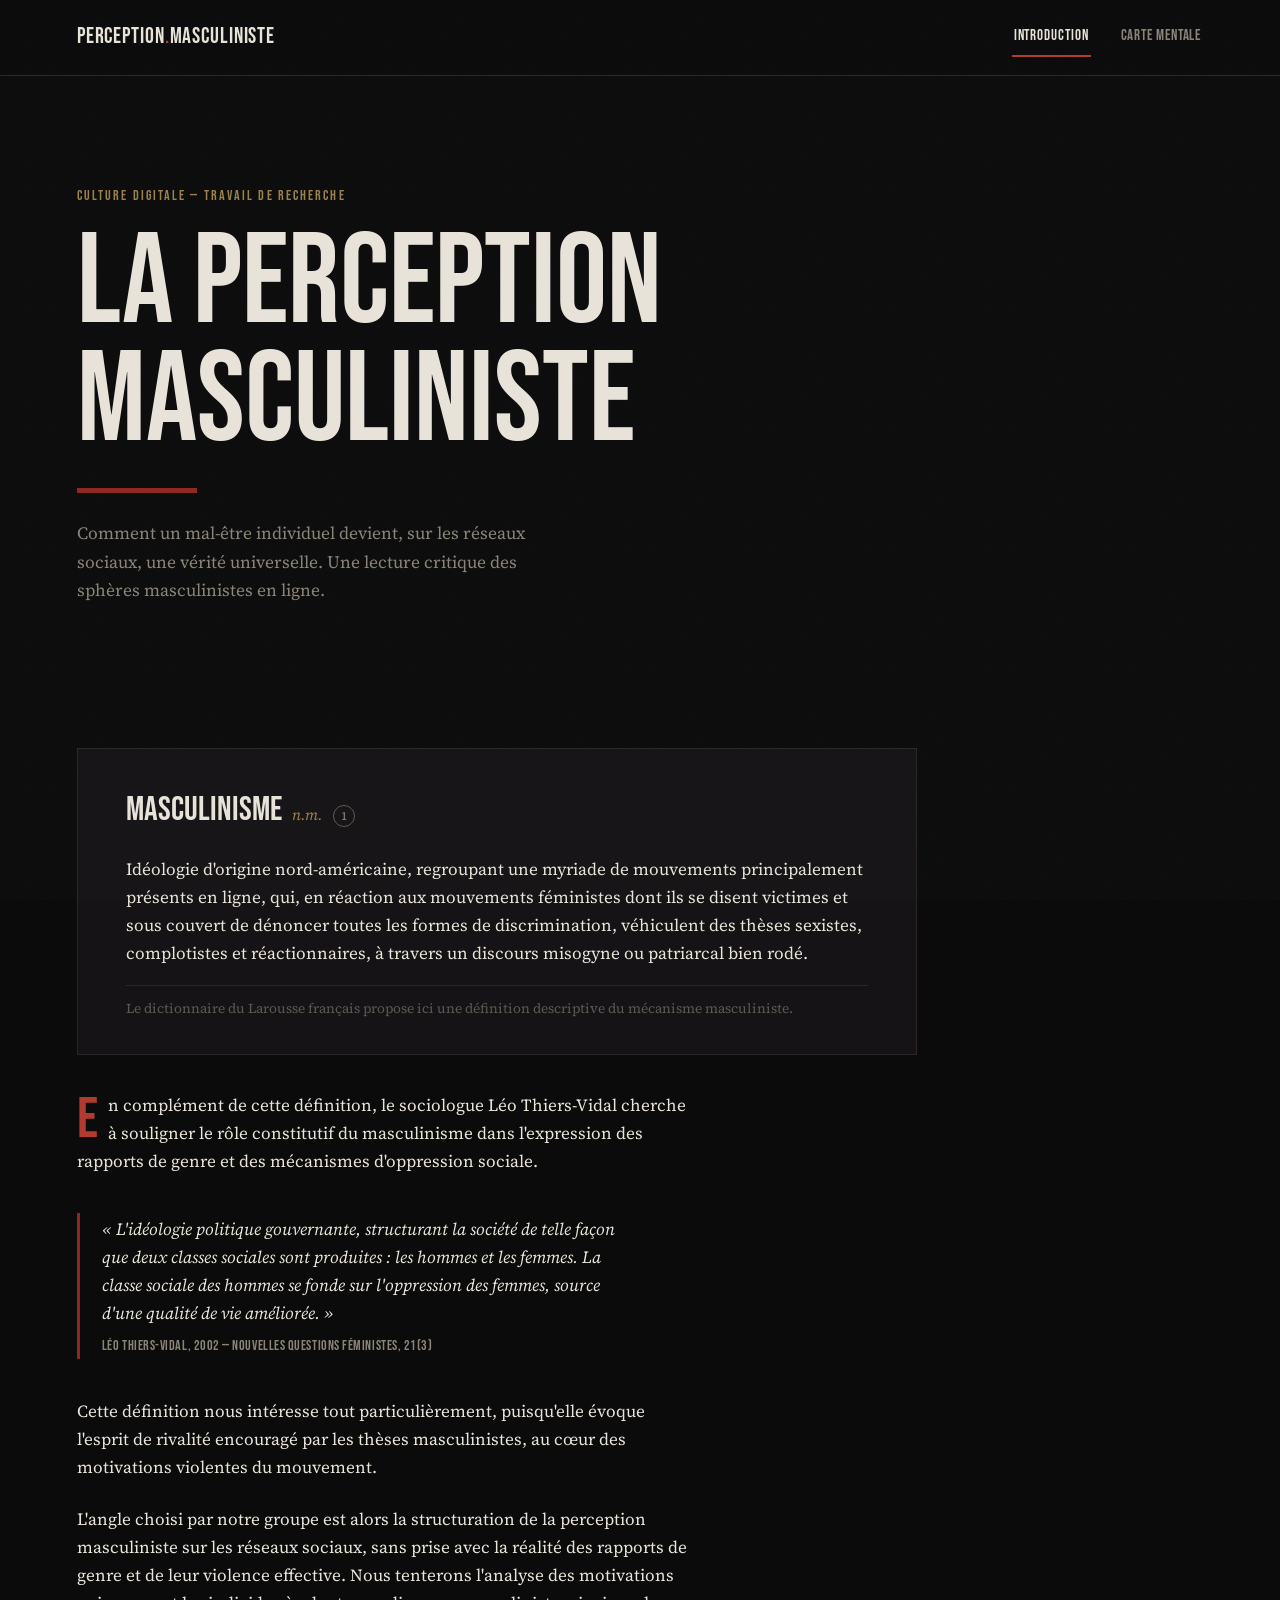
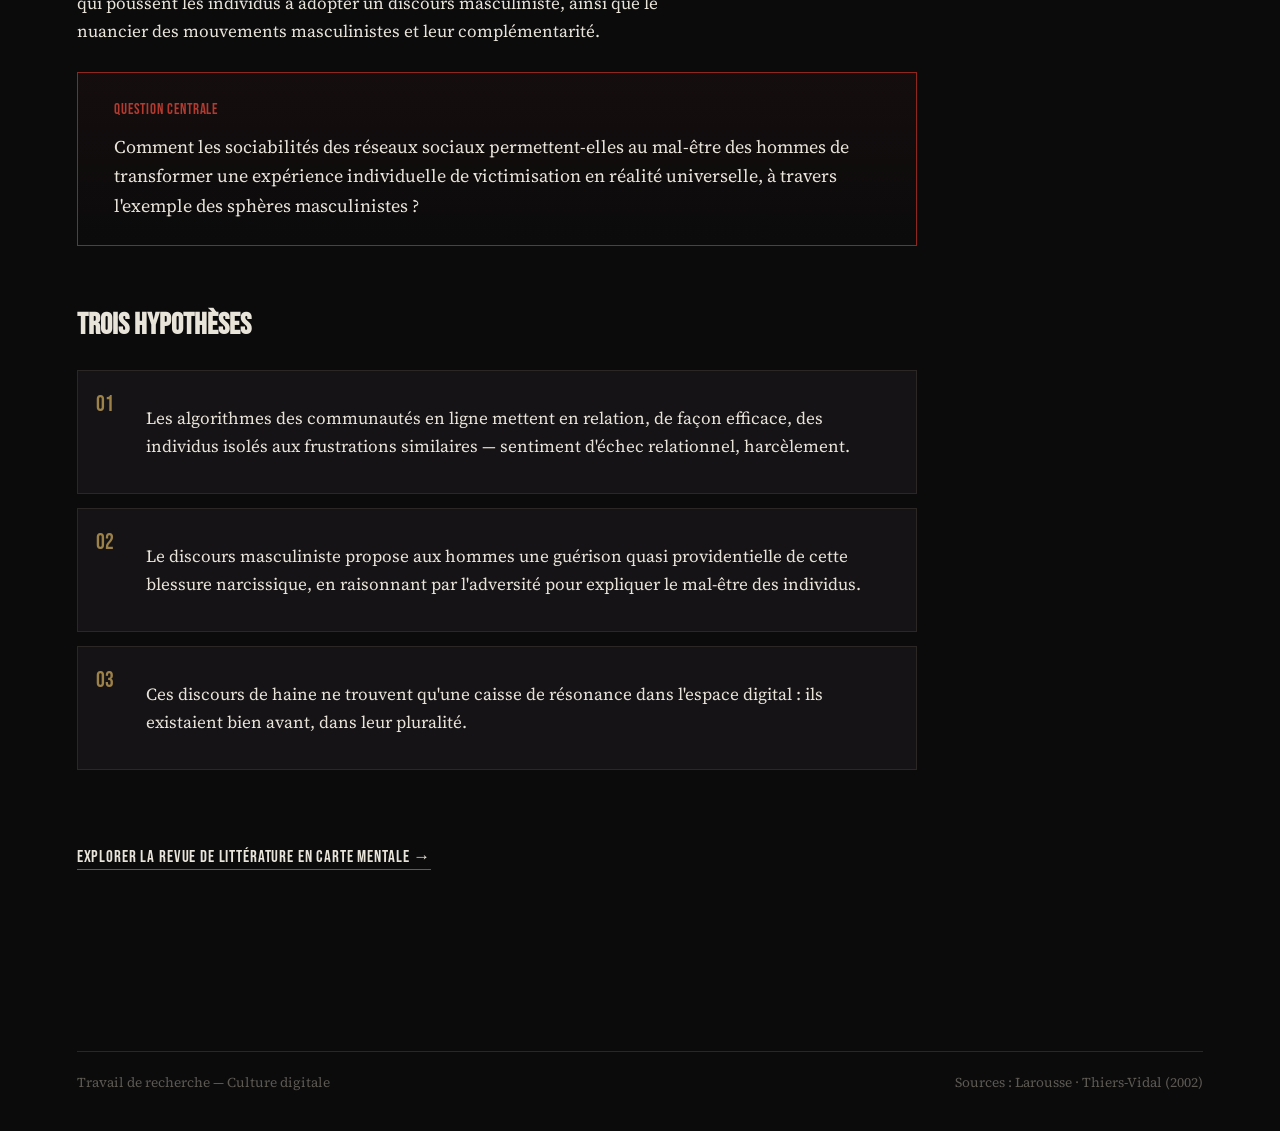
<file: index.html>
<!DOCTYPE html>
<html lang="fr">
<head>
<meta charset="UTF-8">
<meta name="viewport" content="width=device-width, initial-scale=1.0">
<title>La perception masculiniste</title>
<link rel="stylesheet" href="style.css">
</head>
<body>

<header class="site-header">
  <a href="index.html" class="brand">PERCEPTION<span>.</span>MASCULINISTE</a>
  <nav>
    <a href="index.html" class="active">Introduction</a>
    <a href="mindmap.html">Carte mentale</a>
  </nav>
</header>

<section class="hero" id="hero">
  <p class="hero-kicker">Culture digitale — travail de recherche</p>
  <h1>
    LA PERCEPTION<br>MASCULINISTE
    <span class="glitch-layer" aria-hidden="true">LA PERCEPTION<br>MASCULINISTE</span>
  </h1>
  <div class="hero-rule"></div>
  <p class="hero-sub">Comment un mal-être individuel devient, sur les réseaux sociaux, une vérité universelle. Une lecture critique des sphères masculinistes en ligne.</p>
</section>

<main>

  <div class="def-card">
    <span class="term">Masculinisme</span><span class="pos">n.m.</span><span class="num">1</span>
    <p>Idéologie d'origine nord-américaine, regroupant une myriade de mouvements principalement présents en ligne, qui, en réaction aux mouvements féministes dont ils se disent victimes et sous couvert de dénoncer toutes les formes de discrimination, véhiculent des thèses sexistes, complotistes et réactionnaires, à travers un discours misogyne ou patriarcal bien rodé.</p>
    <p class="src">Le dictionnaire du Larousse français propose ici une définition descriptive du mécanisme masculiniste.</p>
  </div>

  <div class="reading">
    <p>En complément de cette définition, le sociologue Léo Thiers-Vidal cherche à souligner le rôle constitutif du masculinisme dans l'expression des rapports de genre et des mécanismes d'oppression sociale.</p>

    <div class="pull">
      « L'idéologie politique gouvernante, structurant la société de telle façon que deux classes sociales sont produites : les hommes et les femmes. La classe sociale des hommes se fonde sur l'oppression des femmes, source d'une qualité de vie améliorée. »
      <cite>Léo Thiers-Vidal, 2002 — Nouvelles Questions Féministes, 21(3)</cite>
    </div>

    <p>Cette définition nous intéresse tout particulièrement, puisqu'elle évoque l'esprit de rivalité encouragé par les thèses masculinistes, au cœur des motivations violentes du mouvement.</p>

    <p>L'angle choisi par notre groupe est alors la structuration de la perception masculiniste sur les réseaux sociaux, sans prise avec la réalité des rapports de genre et de leur violence effective. Nous tenterons l'analyse des motivations qui poussent les individus à adopter un discours masculiniste, ainsi que le nuancier des mouvements masculinistes et leur complémentarité.</p>
  </div>

  <div class="question-block">
    <p class="q-tag">Question centrale</p>
    <p>Comment les sociabilités des réseaux sociaux permettent-elles au mal-être des hommes de transformer une expérience individuelle de victimisation en réalité universelle, à travers l'exemple des sphères masculinistes ?</p>
  </div>

  <div class="hypotheses">
    <h2>Trois hypothèses</h2>
    <ul class="hyp-list">
      <li>
        <span class="mark">01</span>
        <p>Les algorithmes des communautés en ligne mettent en relation, de façon efficace, des individus isolés aux frustrations similaires — sentiment d'échec relationnel, harcèlement.</p>
      </li>
      <li>
        <span class="mark">02</span>
        <p>Le discours masculiniste propose aux hommes une guérison quasi providentielle de cette blessure narcissique, en raisonnant par l'adversité pour expliquer le mal-être des individus.</p>
      </li>
      <li>
        <span class="mark">03</span>
        <p>Ces discours de haine ne trouvent qu'une caisse de résonance dans l'espace digital : ils existaient bien avant, dans leur pluralité.</p>
      </li>
    </ul>
  </div>

  <div class="reading" style="margin-top:6vh;">
    <a class="cta-link" href="mindmap.html">Explorer la revue de littérature en carte mentale →</a>
  </div>

</main>

<footer class="site-footer">
  <span>Travail de recherche — Culture digitale</span>
  <span>Sources : Larousse · Thiers-Vidal (2002)</span>
</footer>

<script src="script.js"></script>
</body>
</html>
</file>
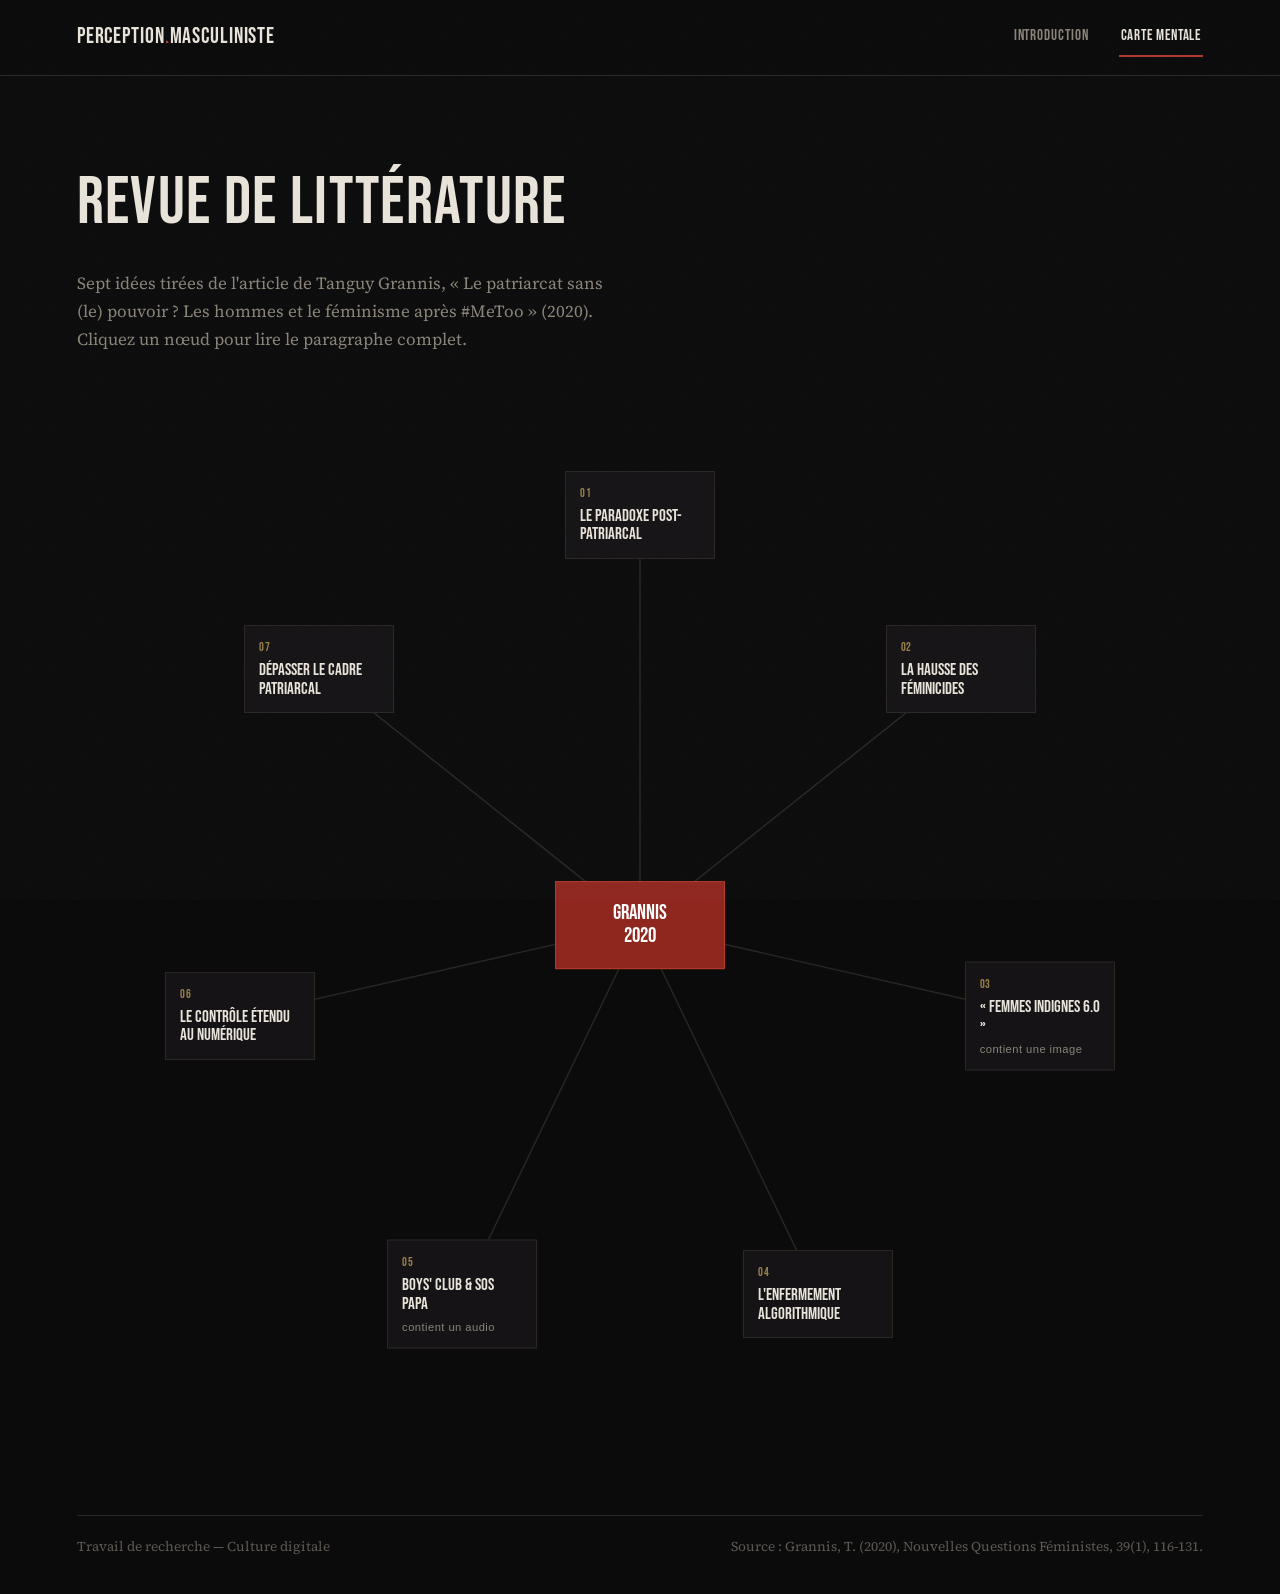
<file: mindmap.html>
<!DOCTYPE html>
<html lang="fr">
<head>
<meta charset="UTF-8">
<meta name="viewport" content="width=device-width, initial-scale=1.0">
<title>Carte mentale — La perception masculiniste</title>
<link rel="stylesheet" href="style.css">
</head>
<body>

<header class="site-header">
  <a href="index.html" class="brand">PERCEPTION<span>.</span>MASCULINISTE</a>
  <nav>
    <a href="index.html">Introduction</a>
    <a href="mindmap.html" class="active">Carte mentale</a>
  </nav>
</header>

<section class="map-header">
  <h1 class="display">Revue de littérature</h1>
  <p>Sept idées tirées de l'article de Tanguy Grannis, « Le patriarcat sans (le) pouvoir ? Les hommes et le féminisme après #MeToo » (2020). Cliquez un nœud pour lire le paragraphe complet.</p>
</section>

<div class="map-wrap" id="mapWrap">
  <svg id="mapSvg"></svg>

  <button class="node center" data-node="center" style="left:50%; top:50%;">
    <p class="n-title">GRANNIS<br>2020</p>
  </button>

  <button class="node" data-node="n1" data-target="panel-1">
    <p class="n-index">01</p>
    <p class="n-title">Le paradoxe post-patriarcal</p>
  </button>

  <button class="node" data-node="n2" data-target="panel-2">
    <p class="n-index">02</p>
    <p class="n-title">La hausse des féminicides</p>
  </button>

  <button class="node" data-node="n3" data-target="panel-3">
    <p class="n-index">03</p>
    <p class="n-title">« Femmes indignes 6.0 »</p>
    <span class="n-icon">contient une image</span>
  </button>

  <button class="node" data-node="n4" data-target="panel-4">
    <p class="n-index">04</p>
    <p class="n-title">L'enfermement algorithmique</p>
  </button>

  <button class="node" data-node="n5" data-target="panel-5">
    <p class="n-index">05</p>
    <p class="n-title">Boys' club &amp; SOS papa</p>
    <span class="n-icon">contient un audio</span>
  </button>

  <button class="node" data-node="n6" data-target="panel-6">
    <p class="n-index">06</p>
    <p class="n-title">Le contrôle étendu au numérique</p>
  </button>

  <button class="node" data-node="n7" data-target="panel-7">
    <p class="n-index">07</p>
    <p class="n-title">Dépasser le cadre patriarcal</p>
  </button>
</div>

<footer class="site-footer">
  <span>Travail de recherche — Culture digitale</span>
  <span>Source : Grannis, T. (2020), Nouvelles Questions Féministes, 39(1), 116-131.</span>
</footer>

<!-- ===================== PANELS ===================== -->

<div class="panel-backdrop" id="backdrop"></div>

<aside class="panel" id="panel-1">
  <button class="panel-close" data-close>← Fermer</button>
  <p class="p-index">Idée 01</p>
  <h2>Le paradoxe post-patriarcal</h2>
  <p>Afin d'examiner les raisons de la persistance du masculinisme dans une société qualifiée de « post-patriarcale », l'article de Tanguy Grannis — agrégé de philosophie, dont les recherches portent sur la masculinité blanche patriarcale — s'intéresse à l'expression des violences masculines et masculinistes dans un monde où les moyens matériels d'oppression masculine ont été majoritairement supprimés, tel que le décrit Éric Macé.</p>
  <p>Tout l'intérêt de l'article est de souligner le paradoxe entre les efforts importants menés pour lutter contre les violences masculines et la recrudescence des féminicides.</p>
</aside>

<aside class="panel" id="panel-2">
  <button class="panel-close" data-close>← Fermer</button>
  <p class="p-index">Idée 02</p>
  <h2>La hausse des féminicides</h2>
  <p>Pour sourcer ce paradoxe, on peut reprendre les chiffres de la Fondation des femmes, qui décompte dans son enquête la plus récente une hausse de 11 % du nombre de féminicides entre 2023 et 2024. L'auteur expose ainsi le fossé apparu entre une prise de conscience collective des violences masculines et une minorité masculiniste encore convaincue d'une supériorité naturelle des hommes sur les femmes.</p>
</aside>

<aside class="panel" id="panel-3">
  <button class="panel-close" data-close>← Fermer</button>
  <p class="p-index">Idée 03</p>
  <h2>« Femmes indignes 6.0 »</h2>
  <p>Grannis démontre son argument principal en exposant qu'il est très simple d'accéder aux contenus féministes sur les réseaux sociaux, et qu'il existe à l'inverse un manque d'ouverture, chez les masculinistes, aux contenus ne validant pas leurs opinions. Il utilise l'exemple du groupe Facebook masculiniste « Femmes indignes 6.0 résurrection », qui expose ses membres à des contenus toujours plus violents.</p>
  <div class="media-block">
    <p class="m-label">Capture — Femmes indignes 6.0 résurrection</p>
    <img src="assets/image_mascu.jpg" alt="Capture d'écran du groupe Facebook Femmes indignes 6.0 résurrection" onerror="this.replaceWith(Object.assign(document.createElement('p'),{className:'media-fallback',textContent:'image_mascu.jpg introuvable — placez le fichier dans /assets/'}))">
  </div>
</aside>

<aside class="panel" id="panel-4">
  <button class="panel-close" data-close>← Fermer</button>
  <p class="p-index">Idée 04</p>
  <h2>L'enfermement algorithmique</h2>
  <p>Il est cependant important de nuancer ce constat par le fonctionnement des algorithmes des réseaux sociaux, qui poussent les utilisateurs à s'enfermer dans des boucles imbriquées plutôt que de favoriser la perméabilité du contenu qui leur est proposé.</p>
</aside>

<aside class="panel" id="panel-5">
  <button class="panel-close" data-close>← Fermer</button>
  <p class="p-index">Idée 05</p>
  <h2>Boys' club &amp; SOS papa</h2>
  <p>Un autre aspect couvert par l'article est le glissement de groupes d'hommes a priori peu enclins à la violence — les « boys' club » — vers un antiféminisme radical. Grannis reprend les mots de Sandra Lucbert pour expliciter ce mécanisme : le fonctionnement algorithmique de Facebook renforce l'entre-soi et la polarisation des positions en favorisant les biais consensuels.</p>
  <p>Favorisés par des rapports de genre antinomiques, ces groupes de pairs se forment en grand nombre sur les réseaux sociaux et peuvent mener des communautés — comme celle des pères divorcés — vers des dérives masculinistes. Grannis prend ici l'exemple de SOS papa, une association de pères divorcés ayant connu plusieurs dérives masculinistes violentes.</p>
  <div class="media-block">
    <p class="m-label">Extrait audio — SOS papa</p>
    <audio controls src="assets/papa.mp3" onerror="this.replaceWith(Object.assign(document.createElement('p'),{className:'media-fallback',textContent:'papa.mp3 introuvable — placez le fichier dans /assets/'}))"></audio>
  </div>
</aside>

<aside class="panel" id="panel-6">
  <button class="panel-close" data-close>← Fermer</button>
  <p class="p-index">Idée 06</p>
  <h2>Le contrôle étendu au numérique</h2>
  <p>L'article expose également l'extension de la sphère du contrôle sur les femmes au-delà du foyer, à travers l'emprise du numérique sur les vies. Ce phénomène n'est toutefois pas nouveau : le contrôle par l'exclusion s'est exercé pendant des siècles sur les femmes — le droit de vote, par exemple, ne leur a été accordé en France qu'en 1944.</p>
</aside>

<aside class="panel" id="panel-7">
  <button class="panel-close" data-close>← Fermer</button>
  <p class="p-index">Idée 07</p>
  <h2>Dépasser le cadre patriarcal</h2>
  <p>Grannis présente enfin des pistes pour contrer les comportements masculinistes, notamment la nécessaire conscientisation des privilèges masculins existants afin d'atteindre une véritable équité entre hommes et femmes. Il conclut sur un nécessaire dépassement du cadre patriarcal, estimant que les violences masculines actuelles ne sont que le signe d'une impossible réalisation de l'ordre patriarcal.</p>
  <p>Bien que pertinente, cette réflexion doit être nuancée : les conditions matérielles de cette équité restent fragiles, et la pérennité des efforts de dépassement du patriarcat dépend aussi d'une promotion accrue des idées féministes.</p>
</aside>

<script src="script.js"></script>
</body>
</html>
</file>
<file: style.css>
/* La perception masculiniste — feuille de style partagée */

@import url('https://fonts.googleapis.com/css2?family=Bebas+Neue&family=Source+Serif+4:opsz,wght@8..60,400;8..60,600;8..60,700&display=swap');

:root{
  --bg:#0b0b0c;
  --bg-panel:#151315;
  --bg-panel-2:#1c1a1b;
  --ink:#e9e4da;
  --dim:#8a8478;
  --dim-2:#5c5852;
  --red:#8f271f;
  --red-bright:#b23a2f;
  --brass:#9c8149;
  --line:#2a2725;
  --radius:2px;
}

*{box-sizing:border-box;}

html{scroll-behavior:smooth;}

body{
  margin:0;
  background:var(--bg);
  color:var(--ink);
  font-family:'Source Serif 4', Georgia, serif;
  font-size:17px;
  line-height:1.65;
  -webkit-font-smoothing:antialiased;
}

::selection{background:var(--red); color:#fff;}

a{color:inherit;}

.display{
  font-family:'Bebas Neue', 'Arial Narrow', sans-serif;
  letter-spacing:0.02em;
  font-weight:400;
}

/* subtle grain so the black doesn't feel like flat #000 */
body::before{
  content:"";
  position:fixed; inset:0;
  pointer-events:none;
  z-index:999;
  opacity:0.035;
  background-image:url("data:image/svg+xml,%3Csvg xmlns='http://www.w3.org/2000/svg' width='120' height='120'%3E%3Cfilter id='n'%3E%3CfeTurbulence type='fractalNoise' baseFrequency='0.9' numOctaves='2' stitchTiles='stitch'/%3E%3C/filter%3E%3Crect width='100%25' height='100%25' filter='url(%23n)'/%3E%3C/svg%3E");
}

/* ---------- header / nav ---------- */

.site-header{
  position:sticky; top:0; z-index:50;
  display:flex; align-items:center; justify-content:space-between;
  padding:18px 6vw;
  background:rgba(11,11,12,0.86);
  backdrop-filter:blur(6px);
  border-bottom:1px solid var(--line);
}

.brand{
  font-family:'Bebas Neue', sans-serif;
  font-size:22px;
  letter-spacing:0.04em;
  text-decoration:none;
  color:var(--ink);
}
.brand span{color:var(--red-bright);}

.site-header nav{display:flex; gap:28px;}

.site-header nav a{
  text-decoration:none;
  font-family:'Bebas Neue', sans-serif;
  font-size:15px;
  letter-spacing:0.06em;
  color:var(--dim);
  padding:6px 2px;
  border-bottom:2px solid transparent;
  transition:color .2s ease, border-color .2s ease;
}
.site-header nav a:hover,
.site-header nav a.active{
  color:var(--ink);
  border-color:var(--red-bright);
}

/* ---------- hero ---------- */

.hero{
  position:relative;
  padding:12vh 6vw 8vh;
  overflow:hidden;
}

.hero-kicker{
  font-family:'Bebas Neue', sans-serif;
  color:var(--brass);
  font-size:14px;
  letter-spacing:0.15em;
  margin:0 0 18px;
}

.hero h1{
  font-family:'Bebas Neue', sans-serif;
  font-weight:400;
  font-size:clamp(3.2rem, 10vw, 8rem);
  line-height:0.92;
  margin:0;
  color:var(--ink);
  position:relative;
  display:inline-block;
}

/* glitch pass: fires once on load, never loops */
.hero h1 .glitch-layer{
  position:absolute; inset:0;
  color:var(--red-bright);
  clip-path:inset(0 0 100% 0);
  mix-blend-mode:screen;
}
.hero.play-glitch h1 .glitch-layer{
  animation:glitch-sweep 0.9s steps(6) 0.3s 1 both;
}
@keyframes glitch-sweep{
  0%{clip-path:inset(0 0 100% 0); transform:translateX(0);}
  20%{clip-path:inset(20% 0 55% 0); transform:translateX(-6px);}
  40%{clip-path:inset(55% 0 20% 0); transform:translateX(6px);}
  60%{clip-path:inset(10% 0 70% 0); transform:translateX(-3px);}
  80%{clip-path:inset(70% 0 5% 0); transform:translateX(3px);}
  100%{clip-path:inset(100% 0 0 0); transform:translateX(0);}
}

.hero-rule{
  width:120px; height:5px;
  background:var(--red);
  margin:28px 0 26px;
}

.hero-sub{
  max-width:56ch;
  color:var(--dim);
  font-size:1.08rem;
}

/* ---------- definition card ---------- */

.def-card{
  margin:6vh 6vw 2vh;
  border:1px solid var(--line);
  background:var(--bg-panel);
  padding:34px clamp(20px,4vw,48px);
  max-width:840px;
}

.def-card .term{
  font-family:'Bebas Neue', sans-serif;
  font-size:2.1rem;
  color:var(--ink);
}
.def-card .pos{
  color:var(--brass);
  font-style:italic;
  font-size:0.95rem;
  margin-left:10px;
}
.def-card .num{
  display:inline-block;
  width:22px; height:22px;
  border:1px solid var(--dim-2);
  border-radius:50%;
  text-align:center;
  font-size:0.75rem;
  line-height:20px;
  color:var(--dim);
  margin-left:10px;
}
.def-card p{
  margin:16px 0 0;
  color:var(--ink);
}
.def-card .src{
  margin-top:18px;
  color:var(--dim-2);
  font-size:0.85rem;
  font-family:'Source Serif 4', serif;
  border-top:1px solid var(--line);
  padding-top:12px;
}

/* ---------- reading column ---------- */

main{padding-bottom:10vh;}

.reading{
  max-width:68ch;
  margin:0 6vw;
  padding-top:2vh;
}

.reading p{margin:0 0 1.4em;}

.reading p:first-of-type::first-letter{
  font-family:'Bebas Neue', sans-serif;
  font-size:3.6rem;
  float:left;
  line-height:0.8;
  padding:6px 10px 0 0;
  color:var(--red-bright);
}

.pull{
  border-left:3px solid var(--red);
  margin:2.2em 0;
  padding:2px 0 2px 22px;
  color:var(--ink);
  font-style:italic;
  max-width:60ch;
}
.pull cite{
  display:block;
  font-style:normal;
  font-family:'Bebas Neue', sans-serif;
  color:var(--dim);
  font-size:0.85rem;
  letter-spacing:0.04em;
  margin-top:8px;
}

.question-block{
  margin:3vh 6vw 0;
  max-width:840px;
  border:1px solid var(--red);
  padding:24px clamp(18px,4vw,36px);
  background:linear-gradient(180deg, rgba(143,39,31,0.08), transparent);
}
.question-block .q-tag{
  font-family:'Bebas Neue', sans-serif;
  color:var(--red-bright);
  font-size:0.95rem;
  letter-spacing:0.06em;
  margin:0 0 10px;
}
.question-block p{margin:0; font-size:1.12rem;}

.hypotheses{
  margin:6vh 6vw 0;
  max-width:840px;
}
.hypotheses h2{
  font-family:'Bebas Neue', sans-serif;
  font-size:1.9rem;
  margin:0 0 20px;
  color:var(--ink);
}
.hyp-list{
  list-style:none; margin:0; padding:0;
  display:grid; gap:14px;
}
.hyp-list li{
  display:grid;
  grid-template-columns:34px 1fr;
  gap:16px;
  padding:16px 18px;
  background:var(--bg-panel);
  border:1px solid var(--line);
}
.hyp-list .mark{
  font-family:'Bebas Neue', sans-serif;
  color:var(--brass);
  font-size:1.4rem;
}

/* ---------- footer ---------- */

.site-footer{
  margin:10vh 6vw 4vh;
  padding-top:20px;
  border-top:1px solid var(--line);
  color:var(--dim-2);
  font-size:0.85rem;
  display:flex; justify-content:space-between; flex-wrap:wrap; gap:10px;
}

.cta-link{
  font-family:'Bebas Neue', sans-serif;
  letter-spacing:0.05em;
  color:var(--ink);
  text-decoration:none;
  border-bottom:1px solid var(--red-bright);
  padding-bottom:2px;
}
.cta-link:hover{color:var(--red-bright);}

/* ================= MINDMAP PAGE ================= */

.map-header{
  padding:8vh 6vw 2vh;
}
.map-header h1{
  font-family:'Bebas Neue', sans-serif;
  font-size:clamp(2.4rem, 6vw, 4.2rem);
  margin:0 0 10px;
}
.map-header p{
  color:var(--dim);
  max-width:60ch;
  margin:0;
}

.map-wrap{
  position:relative;
  width:100%;
  max-width:1000px;
  aspect-ratio:1/1;
  margin:6vh auto 4vh;
}

.map-wrap svg{
  position:absolute; inset:0;
  width:100%; height:100%;
  overflow:visible;
}
.map-wrap svg line{
  stroke:var(--line);
  stroke-width:1.4;
  transition:stroke .2s ease;
}
.map-wrap svg line.lit{stroke:var(--red-bright);}

.node{
  position:absolute;
  transform:translate(-50%,-50%);
  width:150px;
  padding:14px 14px;
  background:var(--bg-panel);
  border:1px solid var(--line);
  cursor:pointer;
  text-align:left;
  transition:border-color .18s ease, background .18s ease, transform .18s ease;
}
.node:hover, .node.active{
  border-color:var(--red-bright);
  background:var(--bg-panel-2);
  transform:translate(-50%,-50%) translateY(-2px);
}
.node .n-index{
  font-family:'Bebas Neue', sans-serif;
  color:var(--brass);
  font-size:0.78rem;
  letter-spacing:0.05em;
  margin:0 0 6px;
}
.node .n-title{
  font-family:'Bebas Neue', sans-serif;
  font-size:1.05rem;
  line-height:1.1;
  color:var(--ink);
  margin:0;
}
.node .n-icon{
  display:inline-block;
  margin-top:8px;
  font-size:0.7rem;
  color:var(--dim);
  letter-spacing:0.04em;
}

.node.center{
  width:170px;
  padding:20px 16px;
  background:var(--red);
  border-color:var(--red-bright);
  text-align:center;
  z-index:5;
}
.node.center .n-title{
  color:#fff;
  font-size:1.3rem;
}
.node.center .n-index{color:rgba(255,255,255,0.7);}

/* side panel */

.panel-backdrop{
  position:fixed; inset:0;
  background:rgba(0,0,0,0.6);
  z-index:80;
  opacity:0;
  pointer-events:none;
  transition:opacity .25s ease;
}
.panel-backdrop.open{opacity:1; pointer-events:auto;}

.panel{
  position:fixed;
  top:0; right:0;
  height:100%;
  width:min(520px, 92vw);
  background:var(--bg-panel);
  border-left:1px solid var(--line);
  z-index:90;
  transform:translateX(100%);
  transition:transform .3s ease;
  overflow-y:auto;
  padding:34px clamp(20px,4vw,40px) 60px;
}
.panel.open{transform:translateX(0);}

.panel-close{
  background:none; border:1px solid var(--line);
  color:var(--dim); font-family:'Bebas Neue', sans-serif;
  letter-spacing:0.05em; font-size:0.85rem;
  padding:8px 14px; cursor:pointer;
  margin-bottom:26px;
}
.panel-close:hover{color:var(--ink); border-color:var(--red-bright);}

.panel .p-index{
  font-family:'Bebas Neue', sans-serif;
  color:var(--brass);
  font-size:0.9rem; letter-spacing:0.06em;
  margin:0 0 6px;
}
.panel h2{
  font-family:'Bebas Neue', sans-serif;
  font-size:1.9rem;
  margin:0 0 18px;
  line-height:1.1;
}
.panel p{margin:0 0 1.2em; color:var(--ink);}

.media-block{
  margin:22px 0 6px;
  padding:16px;
  border:1px dashed var(--dim-2);
}
.media-block .m-label{
  font-family:'Bebas Neue', sans-serif;
  color:var(--dim);
  font-size:0.78rem;
  letter-spacing:0.06em;
  margin:0 0 10px;
}
.media-block img{width:100%; display:block; border:1px solid var(--line);}
.media-block audio{width:100%;}
.media-fallback{
  color:var(--dim-2);
  font-size:0.82rem;
  font-style:italic;
}

/* mobile: stack nodes vertically, drop the radial map */
@media (max-width:720px){
  .map-wrap{aspect-ratio:auto; height:auto;}
  .map-wrap svg{display:none;}
  .node{
    position:static;
    transform:none !important;
    width:auto;
    margin-bottom:12px;
  }
  .node.center{margin-bottom:22px;}
  .map-wrap{display:flex; flex-direction:column;}
}

@media (max-width:640px){
  .hero{padding:9vh 6vw 6vh;}
  .def-card{margin:5vh 6vw 2vh;}
}

@media (prefers-reduced-motion: reduce){
  .hero h1 .glitch-layer{animation:none;}
}
</file>
